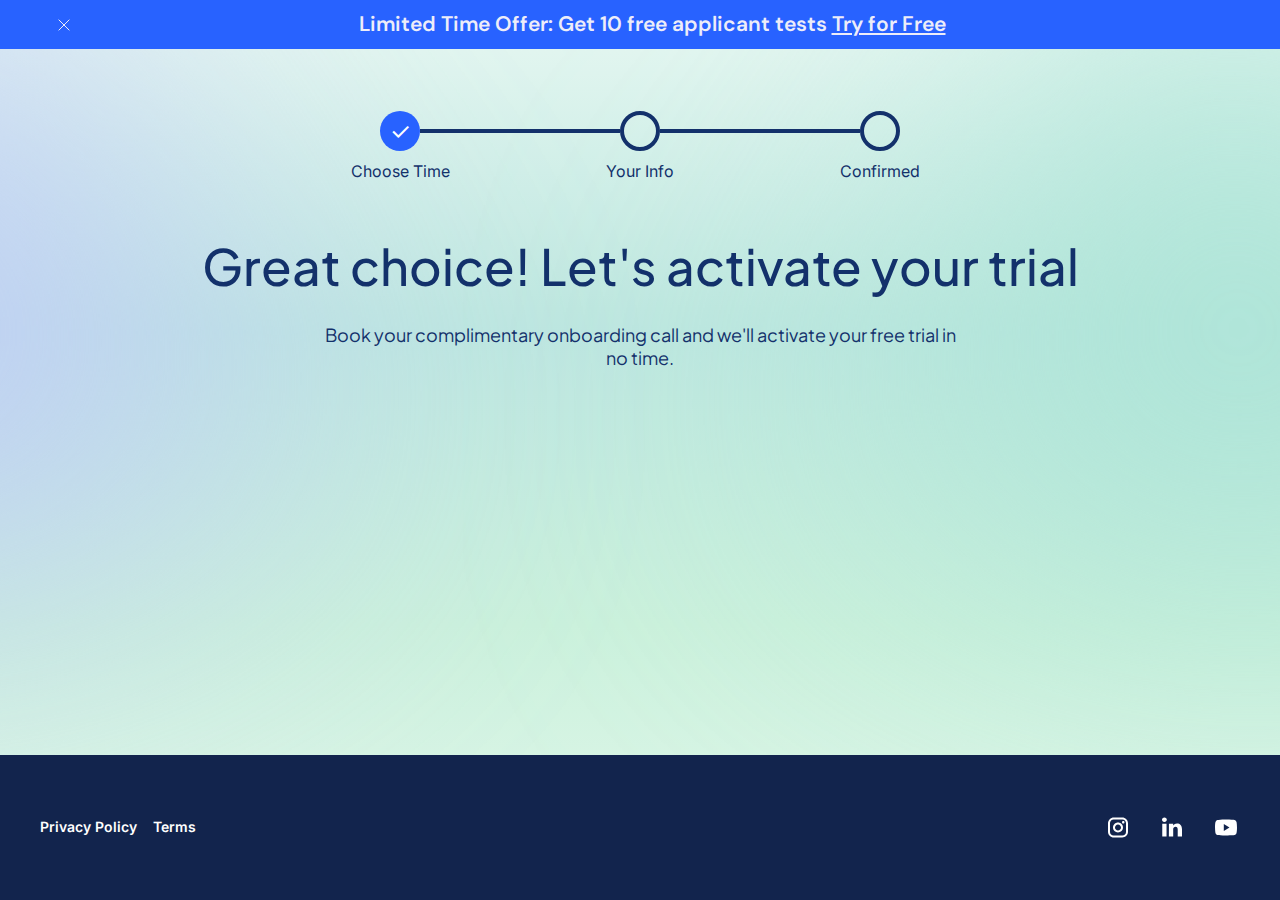
<file: book-a-meeting.html>
<!DOCTYPE html>
<html lang="en">
  <head>
    <meta charset="UTF-8" />
    <meta name="viewport" content="width=device-width, initial-scale=1.0" />

    <title>Vinter | Simplify talent acquisition with AI</title>
    <meta name="description" content="Simplify talent acquisition, reduce bias, and secure top candidates, with AI that prioritises human potential." />

    <!-- Favicon -->
    <link rel="icon" type="image/png" href="./assets/images/favicon-96x96.png" sizes="96x96" />
    <link rel="icon" type="image/svg+xml" href="./assets/images/favicon.svg" />
    <link rel="shortcut icon" href="./assets/images/favicon.ico" />

    <!-- Fonts -->
    <link rel="preconnect" href="https://fonts.googleapis.com" />
    <link rel="preconnect" href="https://fonts.gstatic.com" crossorigin />
    <link
      href="https://fonts.googleapis.com/css2?family=DM+Sans:ital,opsz,wght@0,9..40,100..1000;1,9..40,100..1000&family=Inter:ital,opsz,wght@0,14..32,100..900;1,14..32,100..900&family=Plus+Jakarta+Sans:ital,wght@0,200..800;1,200..800&display=swap"
      rel="stylesheet"
    />

    <!-- Stylesheet -->
    <link rel="stylesheet" href="./assets/css/global.css" />
    <link rel="stylesheet" href="./assets/css/booking.css" />
  </head>
  <body>
    <!-- Top Banner -->
    <header class="promo-banner">
      <div class="container">
        <span class="closebtn" onclick="this.parentElement.style.display='none';">
          <svg xmlns="http://www.w3.org/2000/svg" width="12" height="12" viewBox="0 0 12 12" fill="none">
            <path d="M11 1L1 11M1 1L11 11" stroke="#EDEDF9" stroke-linecap="square" stroke-linejoin="round" />
          </svg>
        </span>
        <p>Limited Time Offer: Get 10 free applicant tests <a href="#" class="nowrap">Try for Free</a></p>
      </div>
    </header>
    <main>
      <section class="hero">
        <div class="container">
          <div class="progress-bar">
            <div class="step active">
              <div class="step-circle"></div>
              <div class="step-label">Choose Time</div>
            </div>
            <div class="step-line"></div>
            <div class="step">
              <div class="step-circle"></div>
              <div class="step-label">Your Info</div>
            </div>
            <div class="step-line"></div>
            <div class="step">
              <div class="step-circle"></div>
              <div class="step-label">Confirmed</div>
            </div>
          </div>

          <h1>Great choice! Let's activate your trial</h1>
          <p class="subtitle">Book your complimentary onboarding call and we'll activate your free trial in no time.</p>

          <!-- Start of Meetings Embed Script -->
          <div class="meetings-iframe-container" data-src="https://meetings-eu1.hubspot.com/erdem-can1?embed=true"></div>
          <script type="text/javascript" src="https://static.hsappstatic.net/MeetingsEmbed/ex/MeetingsEmbedCode.js"></script>
          <!-- End of Meetings Embed Script -->
        </div>
      </section>
    </main>

    <footer class="footer">
      <div class="container">
        <div class="footer-content">
          <div class="footer-links">
            <a href="#">Privacy Policy</a>
            <a href="#">Terms</a>
          </div>
          <div class="footer-social">
            <a href="#">
              <img src="./assets/images/instagram.svg" alt="instagram" />
            </a>
            <a href="#">
              <img src="./assets/images/linkedin.svg" alt="linkedin" />
            </a>
            <a href="#">
              <img src="./assets/images/youtube.svg" alt="youtube" />
            </a>
          </div>
        </div>
      </div>
    </footer>

    <script>
      /* Progress Bar */
      const steps = document.querySelectorAll(".step");

      function updateProgress(currentStep) {
        steps.forEach((step, index) => {
          step.classList.remove("active");
          if (index < currentStep) {
            step.classList.add("active");
          }
        });
      }
      let currentStep = 1; // Start at step 1
      updateProgress(currentStep);

      function completeStep() {
        currentStep++;
        updateProgress(currentStep);
      }

      const nextButton = document.getElementById("next-button"); // Replace with your button ID
      nextButton.addEventListener("click", completeStep);
    </script>
  </body>
</html>
</file>
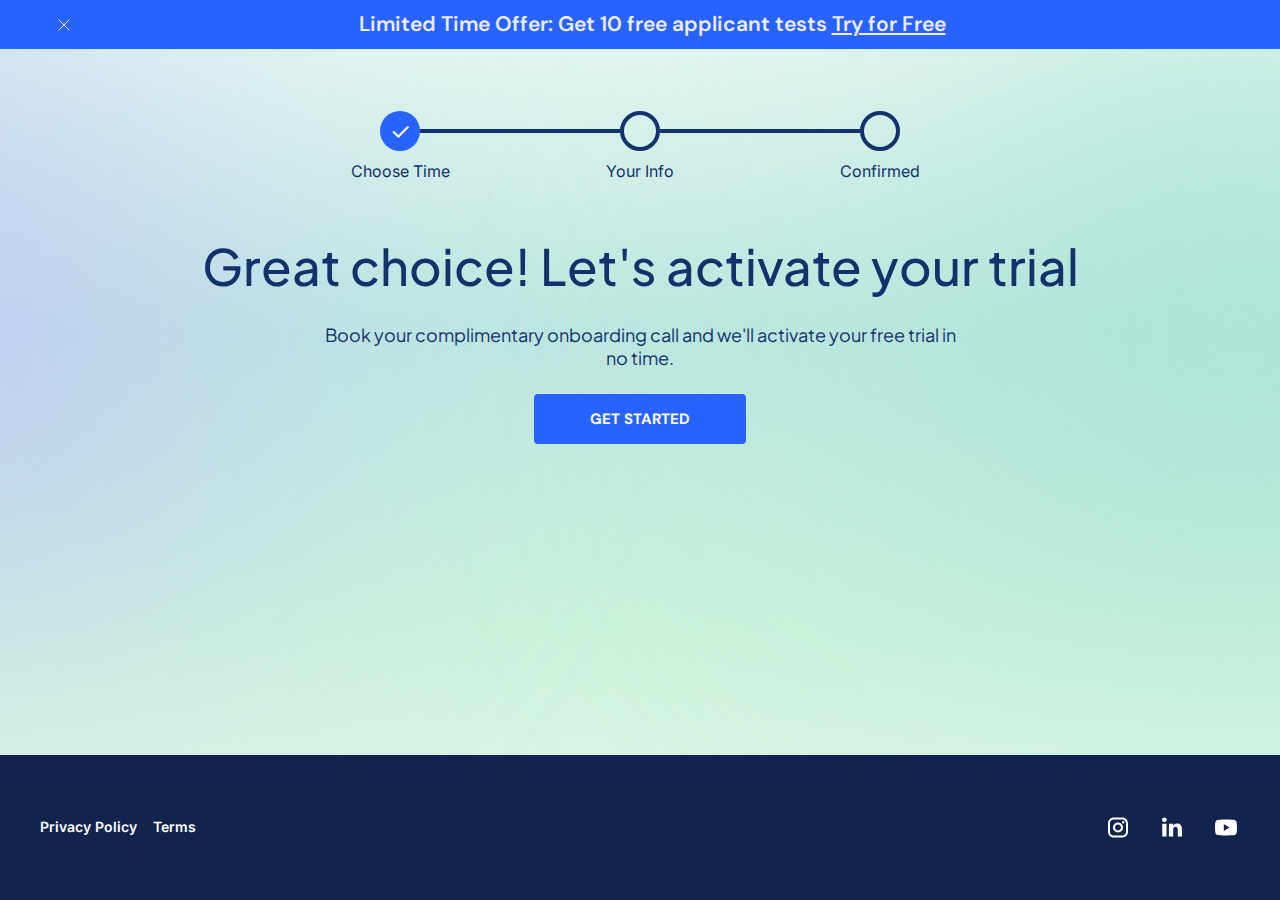
<file: booking.html>
<!DOCTYPE html>
<html lang="en">
  <head>
    <meta charset="UTF-8" />
    <meta name="viewport" content="width=device-width, initial-scale=1.0" />

    <title>Vinter | Simplify talent acquisition with AI</title>
    <meta name="description" content="Simplify talent acquisition, reduce bias, and secure top candidates, with AI that prioritises human potential." />

    <!-- Favicon -->
    <link rel="icon" type="image/png" href="./assets/images/favicon-96x96.png" sizes="96x96" />
    <link rel="icon" type="image/svg+xml" href="./assets/images/favicon.svg" />
    <link rel="shortcut icon" href="./assets/images/favicon.ico" />

    <!-- Fonts -->
    <link rel="preconnect" href="https://fonts.googleapis.com" />
    <link rel="preconnect" href="https://fonts.gstatic.com" crossorigin />
    <link
      href="https://fonts.googleapis.com/css2?family=DM+Sans:ital,opsz,wght@0,9..40,100..1000;1,9..40,100..1000&family=Inter:ital,opsz,wght@0,14..32,100..900;1,14..32,100..900&family=Plus+Jakarta+Sans:ital,wght@0,200..800;1,200..800&display=swap"
      rel="stylesheet"
    />

    <!-- Stylesheet -->
    <link rel="stylesheet" href="./assets/css/global.css" />
    <link rel="stylesheet" href="./assets/css/booking.css" />
  </head>
  <body>
    <!-- Top Banner -->
    <header class="promo-banner">
      <div class="container">
        <span class="closebtn" onclick="this.parentElement.style.display='none';">
          <svg xmlns="http://www.w3.org/2000/svg" width="12" height="12" viewBox="0 0 12 12" fill="none">
            <path d="M11 1L1 11M1 1L11 11" stroke="#EDEDF9" stroke-linecap="square" stroke-linejoin="round" />
          </svg>
        </span>
        <p>Limited Time Offer: Get 10 free applicant tests <a href="#" class="nowrap">Try for Free</a></p>
      </div>
    </header>
    <main>
      <section class="hero">
        <div class="container">
          <div class="progress-bar">
            <div class="step active">
              <div class="step-circle"></div>
              <div class="step-label">Choose Time</div>
            </div>
            <div class="step-line"></div>
            <div class="step">
              <div class="step-circle"></div>
              <div class="step-label">Your Info</div>
            </div>
            <div class="step-line"></div>
            <div class="step">
              <div class="step-circle"></div>
              <div class="step-label">Confirmed</div>
            </div>
          </div>

          <h1>Great choice! Let's activate your trial</h1>
          <p class="subtitle">Book your complimentary onboarding call and we'll activate your free trial in no time.</p>
          <a href="https://meetings-eu1.hubspot.com/erdem-can1?uuid=4e0271f1-a1c9-4133-bc94-bc3bce3b0fb9" target="_blank" id="next-button" class="cta">GET STARTED</a>
        </div>
      </section>
    </main>

    <footer class="footer">
      <div class="container">
        <div class="footer-content">
          <div class="footer-links">
            <a href="#">Privacy Policy</a>
            <a href="#">Terms</a>
          </div>
          <div class="footer-social">
            <a href="#">
              <img src="./assets/images/instagram.svg" alt="instagram" />
            </a>
            <a href="#">
              <img src="./assets/images/linkedin.svg" alt="linkedin" />
            </a>
            <a href="#">
              <img src="./assets/images/youtube.svg" alt="youtube" />
            </a>
          </div>
        </div>
      </div>
    </footer>
  </body>
</html>
</file>
<file: assets/css/global.css>
:root {
  --Vinter-blue: #2862ff;
  --Lighter-dark-blue: #13316b;
  --Vinter-Dark-blue: #12244d;
  --Vinter-Blue-1: #ededf9;
  --white: #fff;

  --font-inter: "Inter", sans-serif;
  --font-dm-sans: "DM Sans", sans-serif;
  --font-plus-jakarta: "Plus Jakarta Sans", sans-serif;
}
*,
*::before,
*::after {
  margin: 0;
  padding: 0;
  box-sizing: border-box;
}

body {
  font-family: var(--font-inter);
  line-height: 1.3;
  color: var(--Lighter-dark-blue);
}
a {
  color: inherit;
  text-decoration: none;
}
img {
  max-width: 100%;
}
button,
input {
  font: inherit;
}

h1 {
  font-family: var(--font-dm-sans);
  font-size: 34px;
  font-weight: 600;
  line-height: 120%;
  color: var(--Lighter-dark-blue);
  text-align: center;
}

h2 {
  font-family: var(--font-dm-sans);
  color: var(--Lighter-dark-blue);
  font-size: 34px;
  font-weight: 600;
  line-height: 120%;
  letter-spacing: 0.03em;
  text-align: center;
}
h3 {
  font-family: var(--font-dm-sans);
  font-size: 18px;
  font-weight: 700;
  line-height: 130%;
}
.container {
  padding: 0 40px;
  max-width: 1440px;
  margin: 0 auto;
  position: relative;
  z-index: 2;
}
footer {
  position: relative;
  z-index: 1;
}
.nowrap {
  white-space: nowrap;
}
.highlight {
  color: var(--Vinter-blue);
}
@media (min-width: 1024px) {
  h1 {
    font-family: var(--font-plus-jakarta);
    font-size: 55px;
    font-weight: 500;
    line-height: 1.31;
  }
  h2 {
    font-family: var(--font-plus-jakarta);
    font-size: 50px;
    font-weight: 500;
    line-height: 130%;
    letter-spacing: -1px;
  }
  h3 {
    font-size: 21px;
  }
}

/* Promo Banner */
.promo-banner {
  font-family: var(--font-inter);
  font-size: 14px;
  font-weight: 600;
  line-height: 1.4;

  background-color: var(--Vinter-blue);
  color: var(--Vinter-Blue-1);
  text-align: center;
}
.promo-banner .container {
  padding: 10px 25px;
}

.promo-banner a {
  color: inherit;
  text-decoration: underline;
}

.closebtn {
  float: left;
  cursor: pointer;
  transition: 0.3s;
  padding: 6px;
  margin-right: 12px;
}
.closebtn:hover {
  color: black;
}
.promo-banner::after {
  content: "";
  display: block;
  clear: both;
}
@media (min-width: 1024px) {
  .promo-banner {
    font-family: var(--font-dm-sans);
    font-size: 21px;
  }
  .promo-banner .container {
    padding: 10px 40px;
    max-width: 1244px;
  }
  .closebtn {
    padding: 0;
  }
}
.cta {
  color: var(--white);
  background-color: var(--Vinter-blue);
  text-align: center;
  font-family: var(--font-dm-sans);
  font-size: 15px;
  font-weight: 700;
  line-height: 1.2;
  text-transform: uppercase;
  display: inline-block;
  padding: 16px 56px;
  margin-top: 10px;
  border-radius: 4px;
  border: 0;
}
@media (min-width: 1024px) {
  .cta {
    margin-top: 16px;
  }
}

/* ========== Footer =========== */
.footer {
  background-color: var(--Vinter-Dark-blue);
  color: white;
  padding: 58px 0;
}
.footer-content {
  display: flex;
  gap: 26px;
  align-items: center;
  justify-content: space-between;
}
.footer-links {
  display: flex;
  align-items: center;
  gap: 16px;
  font-size: 14px;
  font-weight: 600;
}
.footer-social {
  display: flex;
  align-items: center;
  gap: 26px;
}
.footer-social img {
  width: 28px;
  height: auto;
  vertical-align: middle;
}
</file>
<file: assets/css/booking.css>
/* Hero */
.hero {
  text-align: center;
  padding-top: 32px;
  background-image: url("../images/bg-booking.svg");
  background-repeat: no-repeat;
  background-size: cover;
  background-position: center;
  min-height: calc(100vh - 194.5px);
  padding-bottom: 50px;
}

.hero h1 {
  padding-top: 40px;
  letter-spacing: 0.03em;
}
.subtitle {
  font-family: var(--font-dm-sans);
  font-size: 18px;
  padding-top: 10px;
}

@media (min-width: 1024px) {
  .hero {
    padding-top: 62px;
    padding-bottom: 100px;
  }

  .hero h1 {
    font-size: 50px;
    padding-top: 62px;
    max-width: 25ch;
    margin: 0 auto;
    letter-spacing: 0;
  }
  .subtitle {
    font-family: var(--font-plus-jakarta);
    padding-top: 24px;
    max-width: 50ch;
    margin: 0 auto;
  }
  .cta {
    margin-top: 24px;
  }
}

/* Progress Bar */
.progress-bar {
  display: flex;
  justify-content: center;
  margin-left: auto;
  margin-right: auto;
  align-items: center;
  margin-bottom: 20px;
}

.step {
  display: flex;
  flex-direction: column;
  align-items: center;
  position: relative;
  flex-shrink: 0;
}

.step-circle {
  width: 30px;
  height: 30px;
  border-radius: 50%;
  background-color: transparent;
  display: flex;
  justify-content: center;
  align-items: center;
  font-size: 18px;
  color: #fff;
  position: relative;
  border: 3px solid #13316b;
}

.step-label {
  margin-top: 10px;
  font-size: 16px;
  position: absolute;
  top: 100%;
  left: 50%;
  transform: translateX(-50%);
  white-space: nowrap;
}

.step.active .step-circle {
  background-color: #2862ff;
  border: none;
}

.step.active .step-circle::after {
  content: "\2713"; /* Unicode for checkmark */
  position: absolute;
  font-size: 20px;
  color: white;
}
.step-line {
  height: 3px;
  flex: 1;
  background-color: #13316b;
  max-width: 200px;
}
@media (min-width: 1024px) {
  .step-circle {
    width: 40px;
    height: 40px;
    border: 4px solid #13316b;
  }
  .step-line {
    height: 4px;
  }
  .step.active .step-circle::after {
    font-size: 24px;
  }
}
</file>
